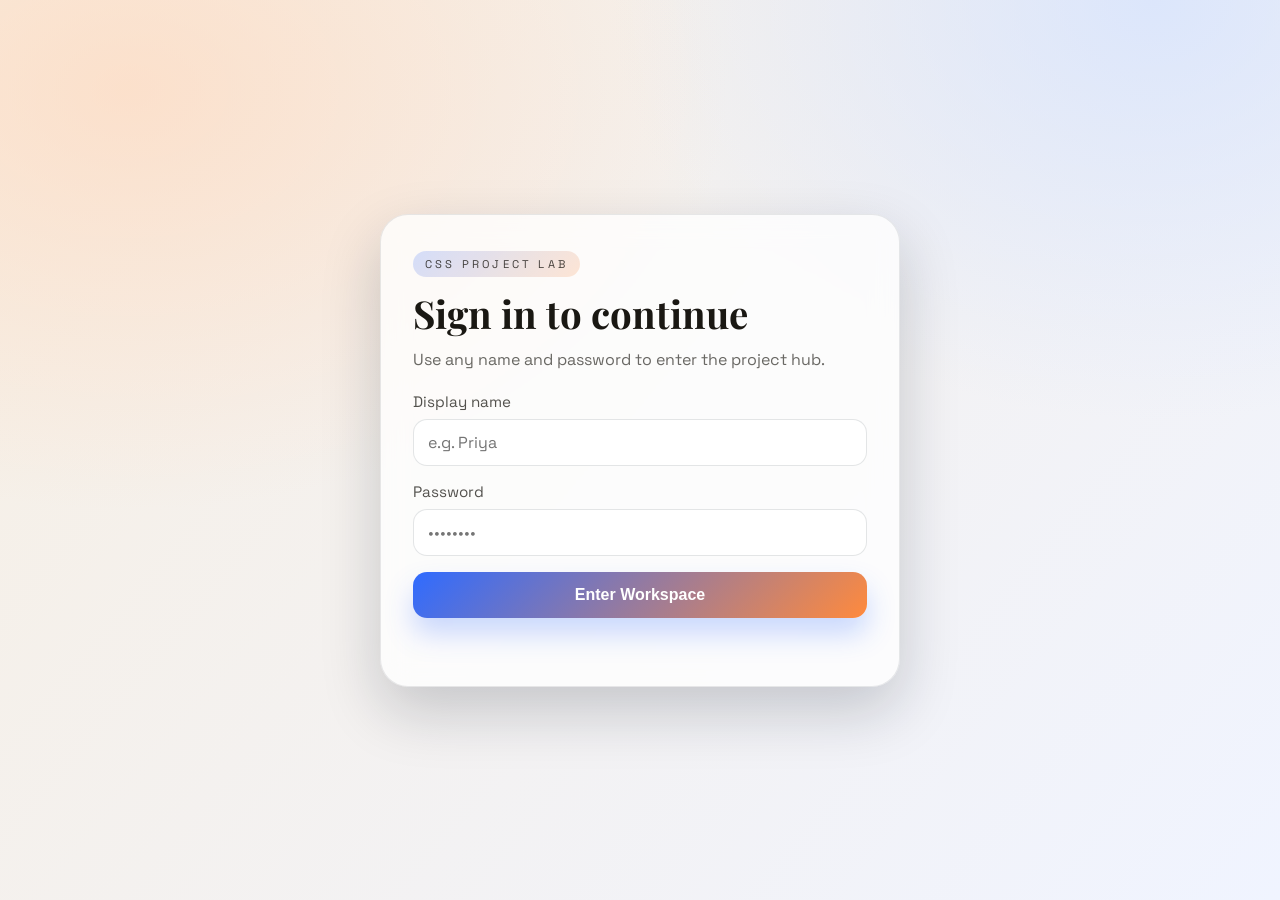
<file: index.html>
<!doctype html>
<html lang="en">
  <head>
    <meta charset="UTF-8" />
    <meta name="viewport" content="width=device-width, initial-scale=1.0" />
    <title>CSSProject</title>
    <link rel="stylesheet" href="style.css">
  </head>
  <body>
    <div class="app-container">
      <header>
        <div class="brand">
          <span class="brand__dot"></span>
          CSS Project Lab
        </div>
        <p class="meta">Choose a mini app to explore polished UI patterns.</p>
        <button class="logout" id="logoutBtn" type="button">Log out</button>
      </header>
      <main>
        <a href="./weather/index.html" class="card">
          <span class="card__title">Weather</span>
          <span class="card__desc">Glassmorphism forecast with dynamic states.</span>
          <span class="card__cta">Open</span>
        </a>
        <a href="./Calculator/index.html" class="card">
          <span class="card__title">Calculator</span>
          <span class="card__desc">Neon sci-calc with history and toggles.</span>
          <span class="card__cta">Open</span>
        </a>
        <a href="./Quiz/index.html" class="card">
          <span class="card__title">Quiz</span>
          <span class="card__desc">Card-based MCQ flow with scoring.</span>
          <span class="card__cta">Open</span>
        </a>
        <a href="StudentManagementSystem/index.html" class="card">
          <span class="card__title">Student Management System</span>
          <span class="card__desc">A simple system for managing student records.</span>
          <span class="card__cta">Open</span>
        </a>
      </main>
      <footer>
        <span>Built with HTML + CSS</span>
      </footer>
    </div>
    <script src="auth.js" data-login-path="auth.html"></script>
  </body>
</html>
</file>
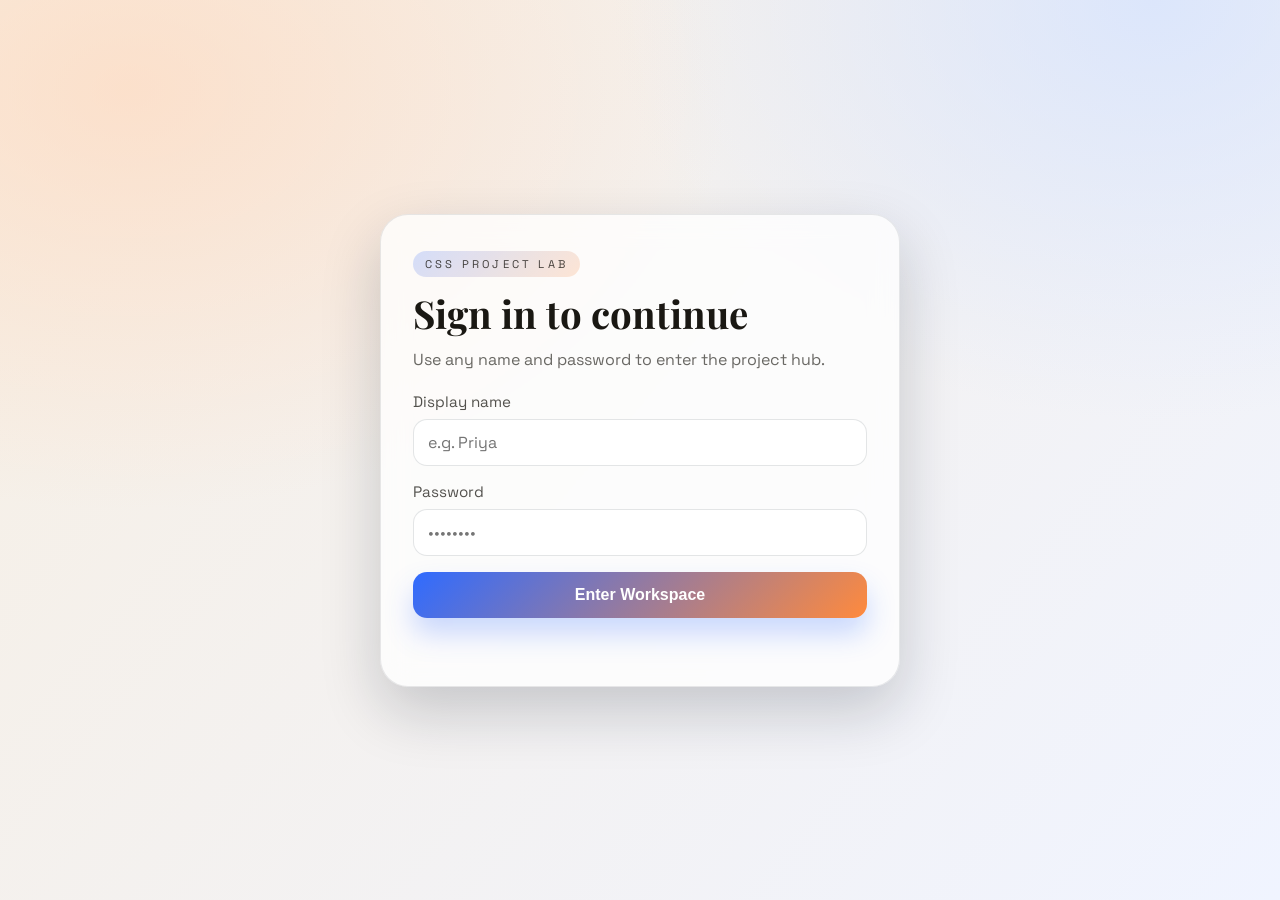
<file: Calculator/index.html>
﻿<!DOCTYPE html>
<html lang="en">
<head>
  <meta charset="UTF-8" />
  <meta name="viewport" content="width=device-width, initial-scale=1.0" />
  <title>Modern Calculator</title>
  <link rel="preconnect" href="https://fonts.googleapis.com" />
  <link rel="preconnect" href="https://fonts.gstatic.com" crossorigin />
  <link href="https://fonts.googleapis.com/css2?family=Poppins:wght@300;400;500;600;700&display=swap" rel="stylesheet" />
  <link rel="stylesheet" href="style.css" />
</head>
<body class="theme-dark">
  <div class="app">
    <header class="app__top">
      <div class="brand">
        <span class="brand__dot"></span>
        NeonCalc
      </div>
      <div class="toggles">
        <button class="toggle" id="modeToggle" type="button">Scientific</button>
        <button class="toggle" id="themeToggle" type="button">Light</button>
      </div>
    </header>

    <section class="calc">
      <div class="display">
        <div class="display__row">
          <span class="badge" id="angleMode">DEG</span>
          <span class="display__hint" id="statusHint">Ready</span>
        </div>
        <input id="display" class="display__input" type="text" readonly placeholder="0" />
        <div class="display__result" id="result">0</div>
      </div>

      <div class="panel">
        <div class="buttons" id="buttons">
          <button class="btn func sci" data-type="func" data-value="sin">sin</button>
          <button class="btn func sci" data-type="func" data-value="cos">cos</button>
          <button class="btn func sci" data-type="func" data-value="tan">tan</button>
          <button class="btn control" data-action="clear">C</button>
          <button class="btn control" data-action="delete">⌫</button>

          <button class="btn func sci" data-type="func" data-value="log">log</button>
          <button class="btn func sci" data-type="func" data-value="ln">ln</button>
          <button class="btn func sci" data-type="func" data-value="sqrt">√</button>
          <button class="btn func" data-type="paren" data-value="(">(</button>
          <button class="btn func" data-type="paren" data-value=")">)</button>

          <button class="btn" data-type="number" data-value="7">7</button>
          <button class="btn" data-type="number" data-value="8">8</button>
          <button class="btn" data-type="number" data-value="9">9</button>
          <button class="btn operator" data-type="operator" data-value="/">÷</button>
          <button class="btn operator" data-type="operator" data-value="%">%</button>

          <button class="btn" data-type="number" data-value="4">4</button>
          <button class="btn" data-type="number" data-value="5">5</button>
          <button class="btn" data-type="number" data-value="6">6</button>
          <button class="btn operator" data-type="operator" data-value="*">×</button>
          <button class="btn operator sci" data-type="operator" data-value="^">^</button>

          <button class="btn" data-type="number" data-value="1">1</button>
          <button class="btn" data-type="number" data-value="2">2</button>
          <button class="btn" data-type="number" data-value="3">3</button>
          <button class="btn operator" data-type="operator" data-value="-">−</button>
          <button class="btn func sci" data-type="const" data-value="pi">π</button>

          <button class="btn" data-type="number" data-value="0">0</button>
          <button class="btn" data-type="decimal" data-value=".">.</button>
          <button class="btn equals" data-action="equals">=</button>
          <button class="btn operator" data-type="operator" data-value="+">+</button>
          <button class="btn ghost" disabled></button>
        </div>

        <aside class="history" id="historyPanel">
          <div class="history__header">
            <span>History</span>
            <button class="history__clear" id="clearHistory" type="button">Clear</button>
          </div>
          <ul class="history__list" id="historyList"></ul>
        </aside>
      </div>
    </section>
  </div>

  <script src="script.js"></script>
  <script src="../auth.js" data-login-path="../auth.html"></script>
</body>
</html>
</file>
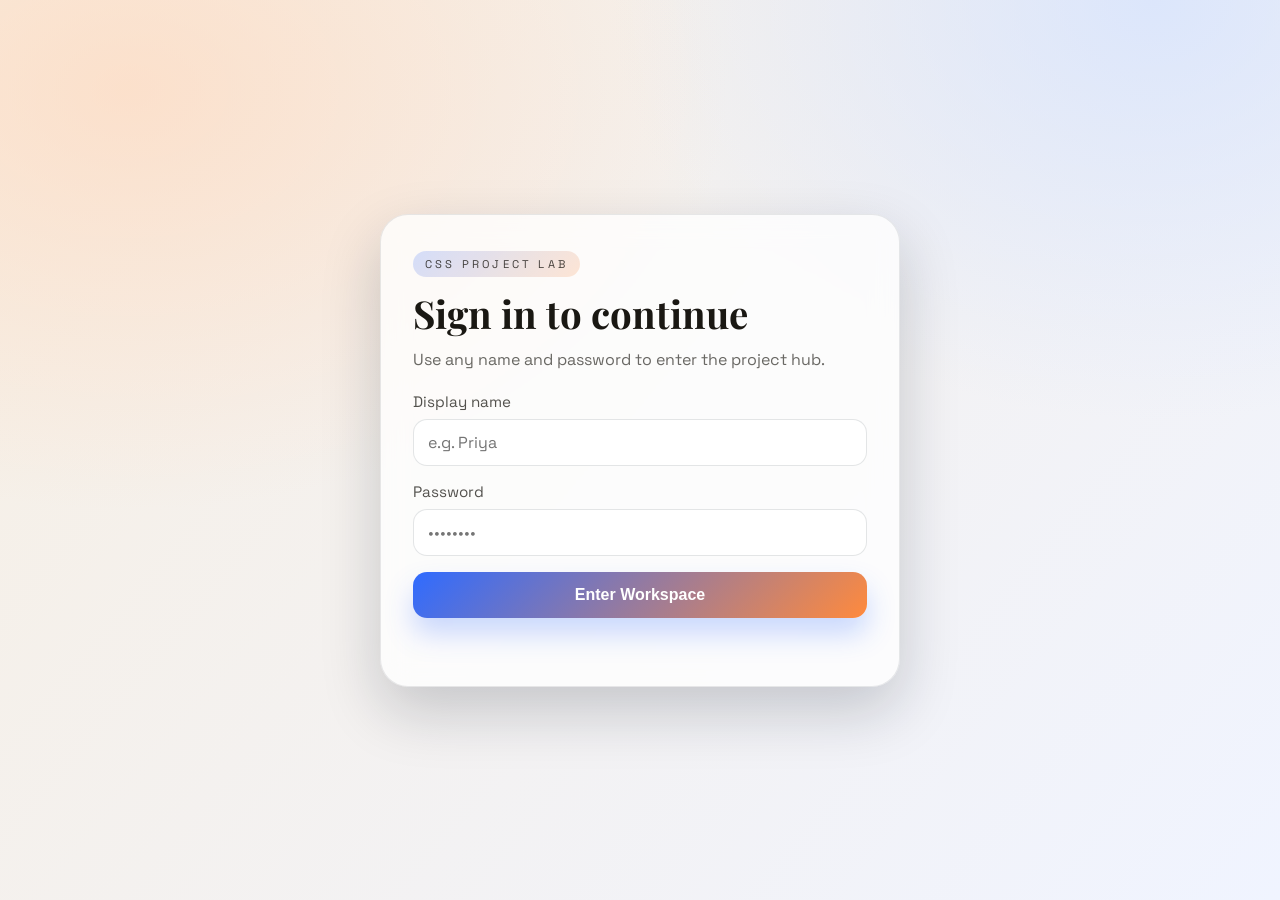
<file: Quiz/index.html>
<!DOCTYPE html>
<html>

<head>
    <title>Quiz Card System</title>
    <link rel="stylesheet" href="style.css">
</head>

<body>

    <div class="quiz-container">
        <h1>Online Quiz</h1>

        <div id="quiz"></div>

        <button onclick="checkAnswers()">Submit</button>

        <div class="result">
            <h2 id="score">Your Score: 0</h2>
        </div>
    </div>

    <script src="script.js"></script>
    <script src="../auth.js" data-login-path="../auth.html"></script>

</body>

</html>
</file>
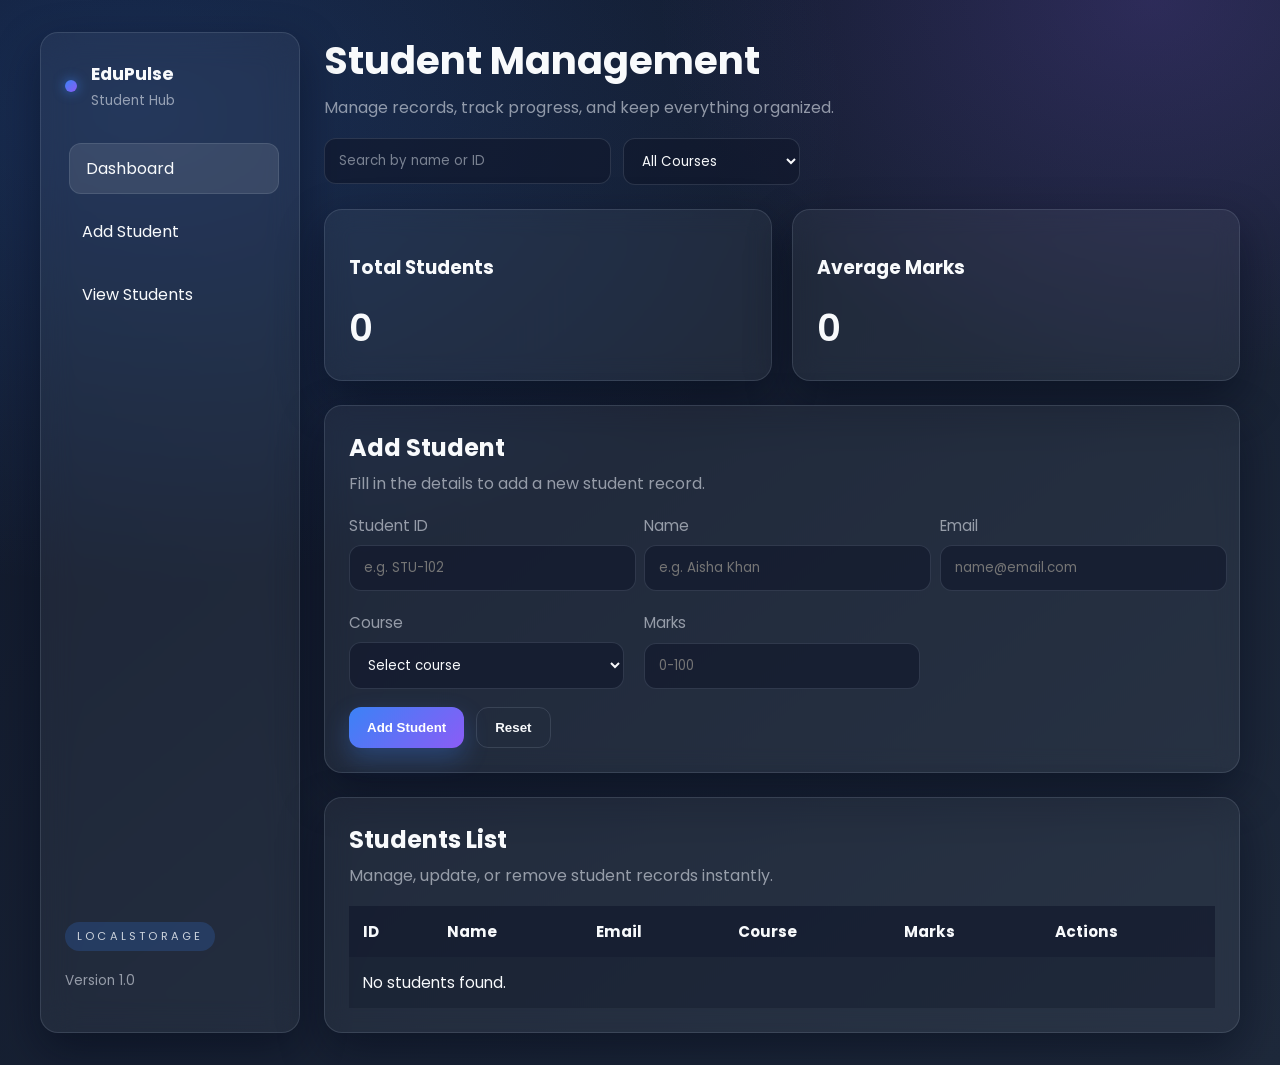
<file: StudentManagementSystem/index.html>
<!doctype html>
<html lang="en">
  <head>
    <meta charset="UTF-8" />
    <meta name="viewport" content="width=device-width, initial-scale=1.0" />
    <title>Student Management System</title>
    <link rel="preconnect" href="https://fonts.googleapis.com" />
    <link rel="preconnect" href="https://fonts.gstatic.com" crossorigin />
    <link href="https://fonts.googleapis.com/css2?family=Poppins:wght@300;400;500;600;700&display=swap" rel="stylesheet" />
    <link rel="stylesheet" href="style.css" />
  </head>
  <body>
    <div class="app-shell">
      <aside class="sidebar">
        <div class="logo">
          <span class="logo__dot"></span>
          <div>
            <h2>EduPulse</h2>
            <p>Student Hub</p>
          </div>
        </div>
        <nav class="nav">
          <a href="#dashboard" class="nav__link active">Dashboard</a>
          <a href="#student-form" class="nav__link">Add Student</a>
          <a href="#student-table" class="nav__link">View Students</a>
        </nav>
        <div class="sidebar__footer">
          <span class="tag">LocalStorage</span>
          <p>Version 1.0</p>
        </div>
      </aside>

      <main class="content">
        <header class="topbar">
          <div>
            <h1>Student Management</h1>
            <p>Manage records, track progress, and keep everything organized.</p>
          </div>
          <div class="topbar__actions">
            <div class="search">
              <input type="text" id="searchInput" placeholder="Search by name or ID" />
            </div>
            <select id="filterCourse">
              <option value="All">All Courses</option>
              <option value="Computer Science">Computer Science</option>
              <option value="Business">Business</option>
              <option value="Design">Design</option>
              <option value="Engineering">Engineering</option>
            </select>
          </div>
        </header>

        <section id="dashboard" class="grid two">
          <div class="card stat-card">
            <h3>Total Students</h3>
            <p id="totalStudents">0</p>
          </div>
          <div class="card stat-card">
            <h3>Average Marks</h3>
            <p id="avgMarks">0</p>
          </div>
        </section>

        <section id="student-form" class="card form-card">
          <div class="card__head">
            <h2 id="formTitle">Add Student</h2>
            <p>Fill in the details to add a new student record.</p>
          </div>
          <form id="studentForm">
            <div class="grid three">
              <label>
                Student ID
                <input type="text" id="studentId" placeholder="e.g. STU-102" required />
              </label>
              <label>
                Name
                <input type="text" id="studentName" placeholder="e.g. Aisha Khan" required />
              </label>
              <label>
                Email
                <input type="email" id="studentEmail" placeholder="name@email.com" required />
              </label>
              <label>
                Course
                <select id="studentCourse" required>
                  <option value="">Select course</option>
                  <option value="Computer Science">Computer Science</option>
                  <option value="Business">Business</option>
                  <option value="Design">Design</option>
                  <option value="Engineering">Engineering</option>
                </select>
              </label>
              <label>
                Marks
                <input type="number" id="studentMarks" placeholder="0-100" min="0" max="100" required />
              </label>
            </div>
            <div class="form-actions">
              <button type="submit" id="submitBtn">Add Student</button>
              <button type="button" class="ghost" id="resetBtn">Reset</button>
            </div>
          </form>
        </section>

        <section id="student-table" class="card table-card">
          <div class="card__head">
            <h2>Students List</h2>
            <p>Manage, update, or remove student records instantly.</p>
          </div>
          <div class="table-wrap">
            <table>
              <thead>
                <tr>
                  <th>ID</th>
                  <th>Name</th>
                  <th>Email</th>
                  <th>Course</th>
                  <th>Marks</th>
                  <th>Actions</th>
                </tr>
              </thead>
              <tbody id="studentTable"></tbody>
            </table>
          </div>
        </section>
      </main>
    </div>

    <div class="modal" id="confirmModal" aria-hidden="true">
      <div class="modal__card">
        <h3>Delete student?</h3>
        <p>This action cannot be undone.</p>
        <div class="modal__actions">
          <button type="button" class="ghost" id="cancelDelete">Cancel</button>
          <button type="button" class="danger" id="confirmDelete">Delete</button>
        </div>
      </div>
    </div>

    <div class="toast-container" id="toastContainer"></div>

    <script src="script.js"></script>
  </body>
</html>
</file>
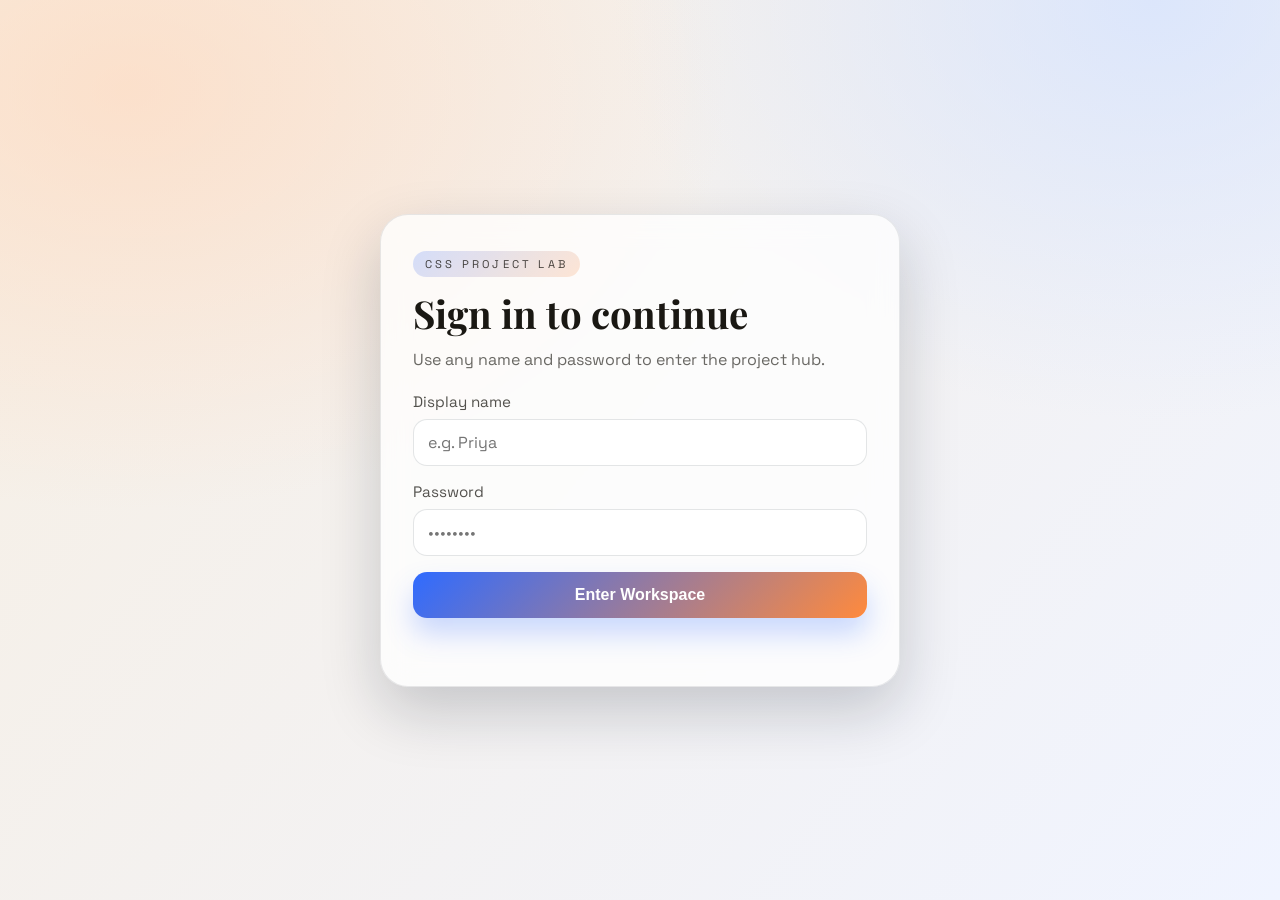
<file: weather/index.html>
<!DOCTYPE html>
<html lang="en">
<head>
    <meta charset="UTF-8">
    <meta name="viewport" content="width=device-width, initial-scale=1.0">
    <title>WeatherSky - Premium weather forecast</title>
    <!-- Google Fonts -->
    <link rel="preconnect" href="https://fonts.googleapis.com">
    <link rel="preconnect" href="https://fonts.gstatic.com" crossorigin>
    <link href="https://fonts.googleapis.com/css2?family=Outfit:wght@300;400;500;600;700&display=swap" rel="stylesheet">
    <!-- Font Awesome -->
    <link rel="stylesheet" href="https://cdnjs.cloudflare.com/ajax/libs/font-awesome/6.4.0/css/all.min.css">
    <link rel="stylesheet" href="style.css">
</head>
<body>
    <div class="app-container">
        <header>
            <div class="search-box">
                <i class="fa-solid fa-location-dot"></i>
                <input type="text" id="city-input" placeholder="Search city..." autocomplete="off">
                <button id="search-btn"><i class="fa-solid fa-magnifying-glass"></i></button>
                <button id="location-btn" title="Current location"><i class="fa-solid fa-crosshairs"></i></button>
            </div>
            <div class="theme-toggle" id="theme-toggle">
                <i class="fa-solid fa-moon"></i>
            </div>
        </header>

        <main id="weather-content" class="hidden">
            <section class="current-weather">
                <div class="main-card">
                    <div class="card-header">
                        <h2 id="city-name">Khopoli, MH</h2>
                        <p id="current-date">Monday, 9 Mar</p>
                    </div>
                    <div class="weather-info">
                        <div class="temp-container">
                            <span id="temperature">24</span><span class="unit">°</span>
                        </div>
                        <div class="condition-container">
                            <img id="weather-icon" src="" alt="Weather" class="main-icon">
                            <p id="weather-condition">Clear Sky</p>
                        </div>
                    </div>
                    <div class="weather-details">
                        <div class="detail-item">
                            <i class="fa-solid fa-droplet"></i>
                            <div class="detail-text">
                                <span class="label">Humidity</span>
                                <span id="humidity" class="value">42%</span>
                            </div>
                        </div>
                        <div class="detail-item">
                            <i class="fa-solid fa-wind"></i>
                            <div class="detail-text">
                                <span class="label">Wind</span>
                                <span id="wind-speed" class="value">8 km/h</span>
                            </div>
                        </div>
                    </div>
                </div>
            </section>

            <section class="forecast-section">
                <h3>5-Day Forecast</h3>
                <div class="forecast-container" id="forecast-container">
                    <!-- Cards injected here -->
                </div>
            </section>
        </main>

        <div id="loading" class="loading-spinner hidden">
            <div class="spinner"></div>
            <p>Gathering climate data...</p>
        </div>

        <div id="error-message" class="error-container hidden">
            <i class="fa-solid fa-circle-exclamation"></i>
            <p id="error-text">We couldn't find that city. Try another!</p>
        </div>

        <div id="welcome-message" class="welcome-container">
            <i class="fa-solid fa-cloud-sun"></i>
            <h2>WeatherSky</h2>
            <p>Enter a city or use your location to see the magic happen.</p>
        </div>
    </div>

    <script src="script.js"></script>
    <script src="../auth.js" data-login-path="../auth.html"></script>
</body>
</html>
</file>
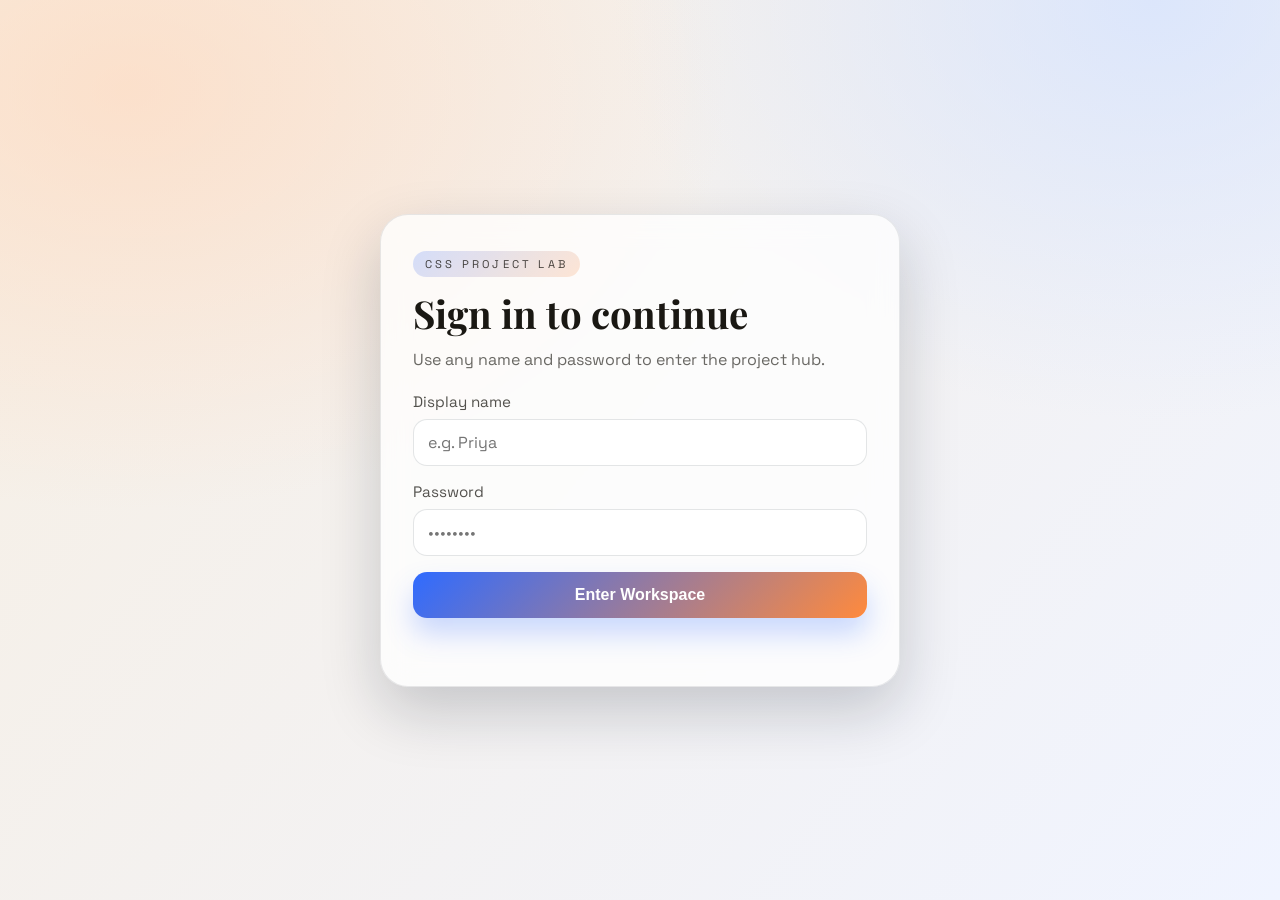
<file: auth.html>
<!doctype html>
<html lang="en">
  <head>
    <meta charset="UTF-8" />
    <meta name="viewport" content="width=device-width, initial-scale=1.0" />
    <title>Sign In</title>
    <link rel="stylesheet" href="auth.css" />
  </head>
  <body data-auth-page="login">
    <main class="auth-shell">
      <section class="auth-card">
        <div class="auth-head">
          <span class="auth-badge">CSS Project Lab</span>
          <h1>Sign in to continue</h1>
          <p>Use any name and password to enter the project hub.</p>
        </div>

        <form id="loginForm" class="auth-form" data-redirect="index.html">
          <label class="field">
            <span>Display name</span>
            <input type="text" id="loginName" placeholder="e.g. Priya" required />
          </label>
          <label class="field">
            <span>Password</span>
            <input type="password" id="loginPassword" placeholder="••••••••" required />
          </label>
          <button type="submit">Enter Workspace</button>
          <p id="loginError" class="error" aria-live="polite"></p>
        </form>
      </section>
    </main>

    <script src="auth.js" data-login-path="auth.html"></script>
  </body>
</html>
</file>
<file: style.css>
@import url("https://fonts.googleapis.com/css2?family=Playfair+Display:wght@600;700&family=Space+Grotesk:wght@400;500;600&display=swap");

:root {
  color-scheme: light;
  --ink: #1c1a14;
  --paper: #f6f1e7;
  --accent: #ff8a3d;
  --accent-2: #2f6bff;
  --accent-3: #14b8a6;
  --glass: rgba(255, 255, 255, 0.2);
  --glass-strong: rgba(255, 255, 255, 0.35);
  --shadow: 0 18px 40px rgba(19, 18, 15, 0.22);
}

*,
*::before,
*::after {
  box-sizing: border-box;
}

body {
  margin: 0;
  min-height: 100vh;
  font-family: "Space Grotesk", "Trebuchet MS", "Verdana", sans-serif;
  color: var(--ink);
  line-height: 1.5;
  -webkit-font-smoothing: antialiased;
  -moz-osx-font-smoothing: grayscale;
  background:
    radial-gradient(1200px 900px at 15% 20%, #ffe6d5 0%, transparent 55%),
    radial-gradient(1000px 800px at 85% 10%, #dbe6ff 0%, transparent 60%),
    linear-gradient(120deg, #f4efe5, #fbf8f2);
}

.app-container {
  min-height: 100vh;
  padding: 48px 20px 56px;
  max-width: 980px;
  margin: 0 auto;
  display: flex;
  flex-direction: column;
  gap: 28px;
  animation: fade-slide 0.8s ease both;
}

header {
  display: flex;
  flex-direction: column;
  gap: 10px;
  animation: float-in 0.7s ease both;
}

.brand {
  display: flex;
  align-items: center;
  gap: 12px;
  font-family: "Playfair Display", "Times New Roman", serif;
  font-size: clamp(2rem, 4vw, 2.8rem);
  letter-spacing: 0.6px;
}

.brand__dot {
  width: 12px;
  height: 12px;
  border-radius: 50%;
  background: linear-gradient(135deg, var(--accent), var(--accent-2));
  box-shadow: 0 0 12px rgba(47, 107, 255, 0.5);
}

.meta {
  max-width: 560px;
  margin: 0;
  color: rgba(28, 26, 20, 0.68);
  font-size: 1rem;
}

.logout {
  align-self: flex-start;
  padding: 8px 16px;
  border-radius: 999px;
  border: 1px solid rgba(31, 27, 20, 0.25);
  background: rgba(255, 255, 255, 0.6);
  color: rgba(28, 26, 20, 0.8);
  font-size: 0.85rem;
  cursor: pointer;
  transition: transform 0.2s ease, box-shadow 0.2s ease;
}

.logout:hover {
  transform: translateY(-2px);
  box-shadow: 0 10px 20px rgba(24, 22, 16, 0.15);
}

.logout:focus-visible {
  outline: 3px solid rgba(47, 107, 255, 0.4);
  outline-offset: 3px;
}

footer {
  margin-top: auto;
  padding-top: 12px;
  border-top: 1px solid rgba(31, 27, 20, 0.12);
  font-size: 0.9rem;
  color: rgba(28, 26, 20, 0.6);
  animation: float-in 0.7s ease both;
  animation-delay: 0.24s;
}

main {
  display: grid;
  grid-template-columns: repeat(auto-fit, minmax(220px, 1fr));
  gap: 24px;
  flex: 1;
  align-items: stretch;
}

main a.card {
  position: relative;
  display: grid;
  align-content: start;
  padding: 26px 24px 44px;
  border-radius: 20px;
  text-decoration: none;
  color: #1f1b14;
  background: linear-gradient(145deg, var(--glass), var(--glass-strong));
  border: 1px solid rgba(31, 27, 20, 0.15);
  box-shadow: var(--shadow);
  overflow: hidden;
  transition: transform 0.18s ease, box-shadow 0.18s ease, border-color 0.18s ease;
  animation: card-rise 0.7s ease both;
}

main a.card:nth-child(1) { animation-delay: 0.05s; }
main a.card:nth-child(2) { animation-delay: 0.12s; }
main a.card:nth-child(3) { animation-delay: 0.19s; }

main a.card::before {
  content: "";
  position: absolute;
  inset: auto -40% -30% auto;
  width: 200px;
  height: 200px;
  background: radial-gradient(circle, rgba(255, 255, 255, 0.8), transparent 60%);
  opacity: 0.8;
  transform: translate(20%, 15%);
  animation: glow-drift 6s ease-in-out infinite;
}

main a.card:hover,
main a.card:focus-visible {
  transform: translateY(-6px);
  border-color: rgba(31, 27, 20, 0.35);
  box-shadow: 0 26px 50px rgba(24, 22, 16, 0.28);
}

main a.card:focus-visible {
  outline: 3px solid rgba(47, 107, 255, 0.5);
  outline-offset: 3px;
}

main a.card:nth-child(1) {
  background: linear-gradient(145deg, rgba(255, 214, 186, 0.7), rgba(255, 255, 255, 0.6));
}

main a.card:nth-child(2) {
  background: linear-gradient(145deg, rgba(208, 231, 255, 0.8), rgba(255, 255, 255, 0.6));
}

main a.card:nth-child(3) {
  background: linear-gradient(145deg, rgba(224, 255, 212, 0.85), rgba(255, 255, 255, 0.6));
}

.card__title {
  font-size: 1.35rem;
  font-weight: 600;
  letter-spacing: 0.4px;
}

.card__desc {
  margin-top: 8px;
  color: rgba(31, 27, 20, 0.7);
  font-size: 0.95rem;
  line-height: 1.45;
}

.card__cta {
  margin-top: 22px;
  font-size: 0.7rem;
  letter-spacing: 0.25rem;
  text-transform: uppercase;
  color: rgba(31, 27, 20, 0.55);
}

@media (max-width: 720px) {
  .app-container {
    padding: 40px 18px 48px;
    gap: 24px;
  }

  .brand {
    font-size: clamp(1.8rem, 7vw, 2.2rem);
  }

  main a.card {
    font-size: 1.1rem;
    padding: 22px 20px 40px;
  }
}

@media (prefers-reduced-motion: reduce) {
  *,
  *::before,
  *::after {
    animation-duration: 0.01ms !important;
    animation-iteration-count: 1 !important;
    transition-duration: 0.01ms !important;
  }
}

@keyframes fade-slide {
  from {
    opacity: 0;
    transform: translateY(18px);
  }
  to {
    opacity: 1;
    transform: translateY(0);
  }
}

@keyframes float-in {
  from {
    opacity: 0;
    transform: translateY(12px);
  }
  to {
    opacity: 1;
    transform: translateY(0);
  }
}

@keyframes card-rise {
  from {
    opacity: 0;
    transform: translateY(16px) scale(0.98);
  }
  to {
    opacity: 1;
    transform: translateY(0) scale(1);
  }
}

@keyframes glow-drift {
  0%, 100% {
    transform: translate(20%, 15%);
  }
  50% {
    transform: translate(10%, 5%);
  }
}
</file>
<file: Calculator/style.css>
﻿:root {
  color-scheme: dark;
  --bg-start: #0f172a;
  --bg-end: #1e293b;
  --glass: rgba(255, 255, 255, 0.08);
  --glass-strong: rgba(255, 255, 255, 0.14);
  --text-primary: #f8fafc;
  --text-muted: #94a3b8;
  --accent: #38bdf8;
  --accent-2: #f97316;
  --accent-3: #a855f7;
  --shadow: 0 20px 40px rgba(2, 6, 23, 0.45);
  --btn-shadow: 0 12px 24px rgba(2, 6, 23, 0.35);
  --radius: 18px;
}

body.theme-light {
  color-scheme: light;
  --bg-start: #f8fafc;
  --bg-end: #e2e8f0;
  --glass: rgba(15, 23, 42, 0.06);
  --glass-strong: rgba(15, 23, 42, 0.1);
  --text-primary: #0f172a;
  --text-muted: #475569;
  --accent: #0ea5e9;
  --accent-2: #f59e0b;
  --accent-3: #6366f1;
  --shadow: 0 20px 40px rgba(15, 23, 42, 0.2);
  --btn-shadow: 0 14px 26px rgba(15, 23, 42, 0.12);
}

* {
  box-sizing: border-box;
  margin: 0;
  padding: 0;
  font-family: "Poppins", sans-serif;
}

button,
input {
  font-family: inherit;
}

body {
  min-height: 100vh;
  background: radial-gradient(circle at top, rgba(56, 189, 248, 0.2), transparent 40%),
    linear-gradient(135deg, var(--bg-start), var(--bg-end));
  display: flex;
  align-items: center;
  justify-content: center;
  padding: 32px 16px;
  color: var(--text-primary);
  line-height: 1.4;
}

.app {
  width: min(1100px, 100%);
}

.app__top {
  display: flex;
  align-items: center;
  justify-content: space-between;
  margin-bottom: 20px;
  gap: 16px;
}

.brand {
  display: flex;
  align-items: center;
  font-weight: 600;
  letter-spacing: 1px;
  text-transform: uppercase;
  gap: 10px;
}

.brand__dot {
  width: 10px;
  height: 10px;
  border-radius: 50%;
  background: linear-gradient(135deg, var(--accent), var(--accent-3));
  box-shadow: 0 0 12px rgba(56, 189, 248, 0.9);
}

.toggles {
  display: flex;
  gap: 12px;
  flex-wrap: wrap;
}

.toggle {
  border: none;
  border-radius: 999px;
  padding: 8px 18px;
  background: var(--glass);
  color: var(--text-primary);
  font-size: 0.85rem;
  cursor: pointer;
  transition: transform 0.2s ease, background 0.2s ease;
  box-shadow: var(--btn-shadow);
}

.toggle:hover {
  transform: translateY(-2px) scale(1.03);
  background: var(--glass-strong);
}

.toggle:focus-visible {
  outline: 3px solid rgba(56, 189, 248, 0.6);
  outline-offset: 2px;
}

.calc {
  background: var(--glass);
  border-radius: 24px;
  padding: 24px;
  box-shadow: var(--shadow);
  border: 1px solid rgba(255, 255, 255, 0.08);
  backdrop-filter: blur(16px);
}

.display {
  background: rgba(15, 23, 42, 0.55);
  border-radius: 20px;
  padding: 18px 20px;
  display: flex;
  flex-direction: column;
  gap: 8px;
  margin-bottom: 20px;
  border: 1px solid rgba(255, 255, 255, 0.08);
}

body.theme-light .display {
  background: rgba(255, 255, 255, 0.65);
}

.display__row {
  display: flex;
  align-items: center;
  justify-content: space-between;
}

.badge {
  font-size: 0.7rem;
  text-transform: uppercase;
  letter-spacing: 1px;
  padding: 4px 10px;
  border-radius: 999px;
  background: rgba(56, 189, 248, 0.2);
  color: var(--text-primary);
}

.display__hint {
  font-size: 0.75rem;
  color: var(--text-muted);
}

.display__input {
  width: 100%;
  background: transparent;
  border: none;
  outline: none;
  font-size: 1.6rem;
  color: var(--text-primary);
  text-align: right;
}

.display__input::placeholder {
  color: var(--text-muted);
}

.display__result {
  text-align: right;
  font-size: 2.2rem;
  font-weight: 600;
}

.panel {
  display: grid;
  grid-template-columns: 1.6fr 0.9fr;
  gap: 20px;
}

.buttons {
  display: grid;
  grid-template-columns: repeat(5, minmax(0, 1fr));
  gap: 12px;
}

.btn {
  border: none;
  border-radius: 14px;
  padding: 14px 0;
  background: var(--glass);
  color: var(--text-primary);
  font-size: 1.05rem;
  cursor: pointer;
  transition: transform 0.15s ease, box-shadow 0.3s ease, background 0.3s ease;
  box-shadow: var(--btn-shadow);
}

.btn:hover {
  transform: scale(1.05);
  background: var(--glass-strong);
}

.btn:focus-visible {
  outline: 3px solid rgba(56, 189, 248, 0.6);
  outline-offset: 2px;
}

.btn:active {
  transform: scale(0.95);
}

.btn.operator {
  background: linear-gradient(135deg, rgba(56, 189, 248, 0.7), rgba(168, 85, 247, 0.6));
  color: #fff;
}

.btn.equals {
  background: linear-gradient(135deg, rgba(249, 115, 22, 0.9), rgba(56, 189, 248, 0.85));
  color: #fff;
  font-weight: 600;
}

.btn.control {
  background: rgba(239, 68, 68, 0.2);
  color: #fecaca;
}

.btn.func {
  background: rgba(148, 163, 184, 0.2);
  color: var(--text-primary);
}

.btn.ghost {
  background: transparent;
  box-shadow: none;
  cursor: default;
}

.history {
  background: var(--glass-strong);
  border-radius: 18px;
  padding: 18px;
  display: flex;
  flex-direction: column;
  gap: 12px;
  min-height: 100%;
}

.history__header {
  display: flex;
  justify-content: space-between;
  align-items: center;
  font-weight: 500;
}

.history__clear {
  background: transparent;
  border: 1px solid rgba(255, 255, 255, 0.2);
  border-radius: 999px;
  padding: 4px 10px;
  color: var(--text-muted);
  cursor: pointer;
  transition: color 0.2s ease, border 0.2s ease;
}

.history__clear:hover {
  color: var(--text-primary);
  border-color: var(--accent);
}

.history__clear:focus-visible {
  outline: 3px solid rgba(56, 189, 248, 0.6);
  outline-offset: 2px;
}

.history__list {
  list-style: none;
  display: flex;
  flex-direction: column;
  gap: 10px;
  max-height: 380px;
  overflow-y: auto;
  padding-right: 4px;
}

.history__item {
  background: rgba(15, 23, 42, 0.35);
  padding: 10px 12px;
  border-radius: 12px;
  font-size: 0.85rem;
  display: flex;
  flex-direction: column;
  gap: 4px;
}

body.theme-light .history__item {
  background: rgba(255, 255, 255, 0.8);
}

.history__expr {
  color: var(--text-muted);
}

.history__result {
  font-weight: 600;
}

.hidden-sci .sci {
  display: none;
}

.hidden-sci .buttons {
  grid-template-columns: repeat(4, minmax(0, 1fr));
}

.hidden-sci .btn.ghost {
  display: none;
}

.hidden-sci .btn.equals {
  grid-column: span 4;
}

.hidden-sci .buttons .btn[data-action="clear"] { order: 1; }
.hidden-sci .buttons .btn[data-action="delete"] { order: 2; }
.hidden-sci .buttons .btn[data-type="paren"][data-value="("] { order: 3; }
.hidden-sci .buttons .btn[data-type="paren"][data-value=")"] { order: 4; }
.hidden-sci .buttons .btn[data-type="number"][data-value="7"] { order: 5; }
.hidden-sci .buttons .btn[data-type="number"][data-value="8"] { order: 6; }
.hidden-sci .buttons .btn[data-type="number"][data-value="9"] { order: 7; }
.hidden-sci .buttons .btn[data-type="operator"][data-value="/"] { order: 8; }
.hidden-sci .buttons .btn[data-type="number"][data-value="4"] { order: 9; }
.hidden-sci .buttons .btn[data-type="number"][data-value="5"] { order: 10; }
.hidden-sci .buttons .btn[data-type="number"][data-value="6"] { order: 11; }
.hidden-sci .buttons .btn[data-type="operator"][data-value="*"] { order: 12; }
.hidden-sci .buttons .btn[data-type="number"][data-value="1"] { order: 13; }
.hidden-sci .buttons .btn[data-type="number"][data-value="2"] { order: 14; }
.hidden-sci .buttons .btn[data-type="number"][data-value="3"] { order: 15; }
.hidden-sci .buttons .btn[data-type="operator"][data-value="-"] { order: 16; }
.hidden-sci .buttons .btn[data-type="number"][data-value="0"] { order: 17; }
.hidden-sci .buttons .btn[data-type="decimal"] { order: 18; }
.hidden-sci .buttons .btn[data-type="operator"][data-value="%"] { order: 19; }
.hidden-sci .buttons .btn[data-type="operator"][data-value="+"] { order: 20; }
.hidden-sci .buttons .btn.equals { order: 21; }

@media (max-width: 900px) {
  .panel {
    grid-template-columns: 1fr;
  }

  .history {
    order: -1;
  }
}

@media (max-width: 600px) {
  .app__top {
    flex-direction: column;
    align-items: flex-start;
  }

  .display__result {
    font-size: 1.8rem;
  }
}

@media (prefers-reduced-motion: reduce) {
  *,
  *::before,
  *::after {
    animation-duration: 0.01ms !important;
    animation-iteration-count: 1 !important;
    transition-duration: 0.01ms !important;
  }
}
</file>
<file: Quiz/style.css>
@import url("https://fonts.googleapis.com/css2?family=Fraunces:wght@600;700&family=Sora:wght@300;400;500;600&display=swap");

:root {
  color-scheme: light;
  --bg-1: #3b2c5f;
  --bg-2: #1c2248;
  --card: #ffffff;
  --ink: #1f1c2a;
  --muted: #5a6275;
  --accent: #6ee7ff;
  --accent-strong: #3f83ff;
  --shadow: 0 18px 36px rgba(15, 23, 42, 0.2);
}

*,
*::before,
*::after {
  box-sizing: border-box;
}

body {
  margin: 0;
  min-height: 100vh;
  font-family: "Sora", "Trebuchet MS", sans-serif;
  color: var(--ink);
  line-height: 1.6;
  background:
    radial-gradient(1000px 700px at 10% 10%, rgba(110, 231, 255, 0.2), transparent 60%),
    radial-gradient(900px 700px at 90% 0%, rgba(143, 129, 255, 0.2), transparent 55%),
    linear-gradient(145deg, var(--bg-1), var(--bg-2));
}

.quiz-container {
  width: min(960px, 92vw);
  margin: 0 auto;
  padding: 48px 0 64px;
  text-align: center;
}

h1 {
  margin: 0 0 12px;
  font-family: "Fraunces", "Times New Roman", serif;
  font-size: clamp(2rem, 4vw, 3.1rem);
  color: #f8f7ff;
  letter-spacing: 0.4px;
}

#quiz {
  display: grid;
  gap: 20px;
  margin: 28px 0 24px;
}

.card {
  background: var(--card);
  padding: 22px 24px;
  border-radius: 18px;
  box-shadow: var(--shadow);
  text-align: left;
  border: 1px solid rgba(31, 41, 55, 0.08);
  transition: transform 0.2s ease, box-shadow 0.2s ease;
}

.card:hover {
  transform: translateY(-4px);
  box-shadow: 0 24px 45px rgba(15, 23, 42, 0.24);
}

.card p {
  margin: 0 0 14px;
  font-weight: 600;
  color: var(--ink);
}

label {
  display: flex;
  align-items: center;
  gap: 10px;
  padding: 10px 12px;
  border-radius: 12px;
  cursor: pointer;
  transition: background 0.2s ease, border-color 0.2s ease;
  border: 1px solid transparent;
  color: var(--muted);
}

label + label {
  margin-top: 6px;
}

label:hover {
  background: rgba(63, 131, 255, 0.08);
}

label:focus-within {
  border-color: rgba(63, 131, 255, 0.45);
  background: rgba(63, 131, 255, 0.12);
}

input[type="radio"] {
  accent-color: var(--accent-strong);
}

button {
  padding: 14px 28px;
  background: linear-gradient(135deg, var(--accent), var(--accent-strong));
  color: #0b1130;
  border: none;
  border-radius: 999px;
  font-size: 1rem;
  font-weight: 600;
  cursor: pointer;
  box-shadow: 0 14px 28px rgba(17, 24, 39, 0.25);
  transition: transform 0.2s ease, box-shadow 0.2s ease;
}

button:hover {
  transform: translateY(-2px);
  box-shadow: 0 18px 32px rgba(17, 24, 39, 0.3);
}

button:focus-visible {
  outline: 3px solid rgba(110, 231, 255, 0.6);
  outline-offset: 3px;
}

.result {
  margin-top: 24px;
  color: #f8f7ff;
}

.correct {
  border-color: rgba(34, 197, 94, 0.7);
  background: #ecfdf3;
}

.wrong {
  border-color: rgba(239, 68, 68, 0.7);
  background: #fef1f1;
}

@media (max-width: 720px) {
  .quiz-container {
    padding: 36px 0 48px;
  }

  .card {
    padding: 18px;
  }

  button {
    width: 100%;
  }
}

@media (prefers-reduced-motion: reduce) {
  *,
  *::before,
  *::after {
    animation-duration: 0.01ms !important;
    animation-iteration-count: 1 !important;
    transition-duration: 0.01ms !important;
  }
}
</file>
<file: StudentManagementSystem/style.css>
@import url("https://fonts.googleapis.com/css2?family=Poppins:wght@300;400;500;600;700&display=swap");

:root {
  color-scheme: dark;
  --bg-start: #0f172a;
  --bg-end: #1e293b;
  --glass: rgba(255, 255, 255, 0.05);
  --glass-strong: rgba(255, 255, 255, 0.1);
  --border: rgba(148, 163, 184, 0.2);
  --text: #f8fafc;
  --muted: rgba(226, 232, 240, 0.6);
  --accent: #3b82f6;
  --accent-2: #8b5cf6;
  --danger: #f87171;
  --shadow: 0 18px 45px rgba(2, 6, 23, 0.45);
  --radius: 18px;
  --transition: 0.3s ease;
}

*,
*::before,
*::after {
  box-sizing: border-box;
}

body {
  margin: 0;
  min-height: 100vh;
  font-family: "Poppins", sans-serif;
  background: radial-gradient(1200px 800px at 10% 10%, rgba(59, 130, 246, 0.2), transparent 60%),
    radial-gradient(900px 700px at 90% 0%, rgba(139, 92, 246, 0.2), transparent 55%),
    linear-gradient(140deg, var(--bg-start), var(--bg-end));
  color: var(--text);
  display: flex;
  justify-content: center;
  align-items: stretch;
  padding: 32px;
}

.app-shell {
  width: min(1200px, 100%);
  display: grid;
  grid-template-columns: 260px 1fr;
  gap: 24px;
}

.sidebar {
  background: var(--glass);
  border: 1px solid var(--border);
  border-radius: var(--radius);
  padding: 28px 24px;
  display: flex;
  flex-direction: column;
  gap: 32px;
  box-shadow: var(--shadow);
  backdrop-filter: blur(16px);
}

.logo {
  display: flex;
  align-items: center;
  gap: 14px;
}

.logo__dot {
  width: 12px;
  height: 12px;
  border-radius: 50%;
  background: linear-gradient(135deg, var(--accent), var(--accent-2));
  box-shadow: 0 0 12px rgba(59, 130, 246, 0.7);
}

.logo h2 {
  margin: 0;
  font-size: 1.1rem;
}

.logo p {
  margin: 4px 0 0;
  font-size: 0.85rem;
  color: var(--muted);
}

.nav {
  display: grid;
  gap: 12px;
}

.nav__link {
  text-decoration: none;
  color: var(--text);
  padding: 12px 16px;
  border-radius: 12px;
  background: transparent;
  border: 1px solid transparent;
  transition: var(--transition);
}

.nav__link:hover,
.nav__link.active {
  background: var(--glass-strong);
  border-color: var(--border);
  transform: translateX(4px);
}

.sidebar__footer {
  margin-top: auto;
  display: grid;
  gap: 6px;
  font-size: 0.85rem;
  color: var(--muted);
}

.tag {
  width: fit-content;
  padding: 6px 12px;
  border-radius: 999px;
  font-size: 0.7rem;
  letter-spacing: 0.2rem;
  text-transform: uppercase;
  background: rgba(59, 130, 246, 0.2);
  color: rgba(248, 250, 252, 0.8);
}

.content {
  display: grid;
  gap: 24px;
}

.topbar {
  display: flex;
  flex-wrap: wrap;
  gap: 18px;
  justify-content: space-between;
  align-items: center;
}

.topbar h1 {
  margin: 0;
  font-size: clamp(1.6rem, 3vw, 2.4rem);
}

.topbar p {
  margin: 6px 0 0;
  color: var(--muted);
}

.topbar__actions {
  display: flex;
  gap: 12px;
  flex-wrap: wrap;
}

.search input,
select,
input {
  font-family: inherit;
  border-radius: 12px;
  padding: 12px 14px;
  border: 1px solid var(--border);
  background: rgba(15, 23, 42, 0.6);
  color: var(--text);
  outline: none;
  transition: var(--transition);
}

.search input::placeholder {
  color: rgba(226, 232, 240, 0.5);
}

.search input:focus,
select:focus,
input:focus {
  border-color: rgba(59, 130, 246, 0.6);
  box-shadow: 0 0 0 3px rgba(59, 130, 246, 0.2);
}

.grid {
  display: grid;
  gap: 20px;
}

.grid.two {
  grid-template-columns: repeat(2, minmax(0, 1fr));
}

.grid.three {
  grid-template-columns: repeat(3, minmax(0, 1fr));
}

.card {
  background: var(--glass);
  border: 1px solid var(--border);
  border-radius: var(--radius);
  padding: 24px;
  box-shadow: var(--shadow);
  backdrop-filter: blur(12px);
  transition: transform var(--transition), box-shadow var(--transition);
}

.card:hover {
  transform: translateY(-4px);
  box-shadow: 0 24px 55px rgba(2, 6, 23, 0.5);
}

.card__head {
  display: grid;
  gap: 6px;
  margin-bottom: 18px;
}

.card__head h2,
.card__head h3 {
  margin: 0;
}

.card__head p {
  margin: 0;
  color: var(--muted);
}

.stat-card p {
  margin: 12px 0 0;
  font-size: 2.3rem;
  font-weight: 600;
}

.form-card form {
  display: grid;
  gap: 18px;
}

label {
  display: grid;
  gap: 8px;
  font-size: 0.95rem;
  color: var(--muted);
}

.form-actions {
  display: flex;
  gap: 12px;
  flex-wrap: wrap;
}

button {
  border: none;
  border-radius: 12px;
  padding: 12px 18px;
  font-weight: 600;
  cursor: pointer;
  background: linear-gradient(135deg, var(--accent), var(--accent-2));
  color: #fff;
  box-shadow: 0 10px 25px rgba(59, 130, 246, 0.3);
  transition: var(--transition);
}

button:hover {
  transform: translateY(-2px) scale(1.02);
  box-shadow: 0 14px 30px rgba(59, 130, 246, 0.45);
}

button.ghost {
  background: transparent;
  border: 1px solid var(--border);
  color: var(--text);
  box-shadow: none;
}

button.danger {
  background: linear-gradient(135deg, #ef4444, #f97316);
}

.table-wrap {
  overflow-x: auto;
}

table {
  width: 100%;
  border-collapse: collapse;
  min-width: 600px;
}

th,
td {
  text-align: left;
  padding: 14px;
  font-size: 0.95rem;
}

thead {
  background: rgba(15, 23, 42, 0.6);
}

tbody tr:nth-child(odd) {
  background: rgba(15, 23, 42, 0.35);
}

tbody tr:hover {
  background: rgba(59, 130, 246, 0.15);
}

.action-btns {
  display: flex;
  gap: 8px;
}

.action-btns button {
  padding: 8px 12px;
  font-size: 0.8rem;
}

.modal {
  position: fixed;
  inset: 0;
  background: rgba(2, 6, 23, 0.75);
  display: flex;
  align-items: center;
  justify-content: center;
  opacity: 0;
  pointer-events: none;
  transition: var(--transition);
}

.modal.show {
  opacity: 1;
  pointer-events: auto;
}

.modal__card {
  background: rgba(15, 23, 42, 0.85);
  border: 1px solid var(--border);
  padding: 24px;
  border-radius: var(--radius);
  width: min(360px, 90%);
  text-align: center;
  box-shadow: var(--shadow);
}

.modal__actions {
  display: flex;
  justify-content: center;
  gap: 10px;
  margin-top: 18px;
}

.toast-container {
  position: fixed;
  right: 24px;
  bottom: 24px;
  display: grid;
  gap: 12px;
  z-index: 10;
}

.toast {
  padding: 12px 16px;
  border-radius: 12px;
  background: rgba(15, 23, 42, 0.85);
  border: 1px solid var(--border);
  color: #fff;
  box-shadow: var(--shadow);
  animation: toast-in 0.4s ease;
}

.toast.success {
  border-color: rgba(34, 197, 94, 0.6);
}

.toast.error {
  border-color: rgba(248, 113, 113, 0.7);
}

@keyframes toast-in {
  from {
    opacity: 0;
    transform: translateY(10px);
  }
  to {
    opacity: 1;
    transform: translateY(0);
  }
}

@media (max-width: 980px) {
  .app-shell {
    grid-template-columns: 1fr;
  }

  .sidebar {
    flex-direction: row;
    align-items: center;
    justify-content: space-between;
    flex-wrap: wrap;
  }

  .nav {
    grid-auto-flow: column;
    grid-auto-columns: max-content;
  }
}

@media (max-width: 760px) {
  body {
    padding: 20px;
  }

  .grid.three {
    grid-template-columns: 1fr;
  }

  .grid.two {
    grid-template-columns: 1fr;
  }

  .topbar {
    align-items: flex-start;
  }

  .topbar__actions {
    width: 100%;
  }

  .search input,
  select {
    width: 100%;
  }
}

@media (prefers-reduced-motion: reduce) {
  *,
  *::before,
  *::after {
    animation-duration: 0.01ms !important;
    animation-iteration-count: 1 !important;
    transition-duration: 0.01ms !important;
  }
}
</file>
<file: weather/style.css>
:root {
    --primary-bg: linear-gradient(135deg, #1e3c72 0%, #2a5298 100%);
    --card-bg: rgba(255, 255, 255, 0.1);
    --glass-blur: blur(20px);
    --glass-border: rgba(255, 255, 255, 0.18);
    --text-color: #ffffff;
    --text-muted: rgba(255, 255, 255, 0.6);
    --accent-color: #00d2ff;
    --font-family: 'Outfit', sans-serif;
    --transition-speed: 0.4s;
}

[data-theme="dark"] {
    --primary-bg: linear-gradient(135deg, #0f2027 0%, #203a43 50%, #2c5364 100%);
    --card-bg: rgba(0, 0, 0, 0.4);
    --glass-border: rgba(255, 255, 255, 0.05);
}

* {
    margin: 0;
    padding: 0;
    box-sizing: border-box;
    -webkit-font-smoothing: antialiased;
    -moz-osx-font-smoothing: grayscale;
}

button,
input {
    font-family: inherit;
}

img {
    display: block;
}

body {
    font-family: var(--font-family);
    background: var(--primary-bg);
    background-attachment: fixed;
    min-height: 100vh;
    display: flex;
    justify-content: center;
    align-items: center;
    color: var(--text-color);
    overflow-x: hidden;
    transition: background 1s cubic-bezier(0.4, 0, 0.2, 1);
}

.app-container {
    width: 95%;
    max-width: 480px;
    background: var(--card-bg);
    backdrop-filter: var(--glass-blur);
    -webkit-backdrop-filter: var(--glass-blur);
    border: 1px solid var(--glass-border);
    border-radius: 40px;
    padding: 2.5rem 2rem;
    box-shadow: 0 40px 100px rgba(0, 0, 0, 0.3);
    transition: all var(--transition-speed) cubic-bezier(0.4, 0, 0.2, 1);
    position: relative;
    overflow: hidden;
    animation: fadeIn 0.8s ease-out;
}

@keyframes fadeIn {
    from { opacity: 0; transform: translateY(20px); }
    to { opacity: 1; transform: translateY(0); }
}

header {
    display: flex;
    align-items: center;
    gap: 1rem;
    margin-bottom: 2.5rem;
}

.search-box {
    flex: 1;
    display: flex;
    align-items: center;
    background: rgba(255, 255, 255, 0.05);
    border: 1px solid var(--glass-border);
    border-radius: 20px;
    padding: 0.6rem 1.2rem;
    transition: all 0.3s ease;
}

.search-box:focus-within {
    background: rgba(255, 255, 255, 0.1);
    border-color: var(--accent-color);
    box-shadow: 0 0 20px rgba(0, 210, 255, 0.2);
}

.search-box input {
    background: none;
    border: none;
    outline: none;
    color: #fff;
    padding: 0.5rem;
    width: 100%;
    font-size: 1rem;
    font-family: inherit;
    font-weight: 400;
}

.search-box input::placeholder {
    color: var(--text-muted);
}

.search-box i {
    color: var(--text-muted);
}

#search-btn, #location-btn {
    background: none;
    border: none;
    color: #fff;
    cursor: pointer;
    padding: 0.5rem;
    font-size: 1.2rem;
    transition: all 0.2s ease;
    opacity: 0.7;
}

#search-btn:hover, #location-btn:hover {
    opacity: 1;
    transform: scale(1.1);
    color: var(--accent-color);
}

.theme-toggle {
    background: rgba(255, 255, 255, 0.05);
    border-radius: 18px;
    width: 48px;
    height: 48px;
    display: flex;
    justify-content: center;
    align-items: center;
    cursor: pointer;
    border: 1px solid var(--glass-border);
    transition: all 0.3s ease;
}

.theme-toggle:hover {
    background: rgba(255, 255, 255, 0.1);
    transform: rotate(15deg);
}

.main-card {
    text-align: center;
    padding: 1rem 0;
}

.card-header h2 {
    font-size: 2.2rem;
    font-weight: 600;
    letter-spacing: -0.5px;
    margin-bottom: 0.2rem;
}

.card-header p {
    color: var(--text-muted);
    font-size: 1rem;
    font-weight: 400;
}

.weather-info {
    margin: 2.5rem 0;
    display: flex;
    flex-direction: column;
    align-items: center;
}

.temp-container {
    font-size: 7rem;
    font-weight: 700;
    line-height: 1;
    position: relative;
    letter-spacing: -4px;
    margin-bottom: 0.5rem;
}

.temp-container .unit {
    font-size: 2rem;
    font-weight: 400;
    position: absolute;
    top: 1rem;
    right: -2rem;
    letter-spacing: 0;
}

.condition-container {
    display: flex;
    flex-direction: column;
    align-items: center;
    gap: 0.5rem;
}

.main-icon {
    width: 140px;
    height: 140px;
    filter: drop-shadow(0 10px 25px rgba(0, 0, 0, 0.2));
    animation: float 4s ease-in-out infinite;
}

@keyframes float {
    0%, 100% { transform: translateY(0); }
    50% { transform: translateY(-10px); }
}

#weather-condition {
    font-size: 1.4rem;
    font-weight: 500;
    color: #fff;
}

.weather-details {
    display: grid;
    grid-template-columns: 1fr 1fr;
    gap: 1.5rem;
    background: rgba(255, 255, 255, 0.05);
    backdrop-filter: blur(5px);
    border-radius: 24px;
    padding: 1.5rem;
    margin-top: 2rem;
    border: 1px solid var(--glass-border);
}

.detail-item {
    display: flex;
    align-items: center;
    gap: 1rem;
}

.detail-item i {
    font-size: 1.8rem;
    color: var(--accent-color);
}

.detail-text {
    display: flex;
    flex-direction: column;
    text-align: left;
}

.detail-text .label {
    font-size: 0.85rem;
    color: var(--text-muted);
}

.detail-text .value {
    font-size: 1.1rem;
    font-weight: 600;
}

.forecast-section {
    margin-top: 3rem;
}

.forecast-section h3 {
    font-size: 1.1rem;
    font-weight: 500;
    margin-bottom: 1.2rem;
    color: var(--text-muted);
    text-transform: uppercase;
    letter-spacing: 1px;
}

.forecast-container {
    display: flex;
    justify-content: space-between;
    gap: 0.8rem;
}

.forecast-card {
    flex: 1;
    background: rgba(255, 255, 255, 0.03);
    border: 1px solid var(--glass-border);
    border-radius: 20px;
    padding: 1rem 0.5rem;
    text-align: center;
    display: flex;
    flex-direction: column;
    align-items: center;
    gap: 0.6rem;
    transition: all 0.3s ease;
}

.forecast-card:hover {
    transform: translateY(-8px);
    background: rgba(255, 255, 255, 0.1);
    box-shadow: 0 10px 20px rgba(0, 0, 0, 0.1);
}

.forecast-card .day {
    font-size: 0.85rem;
    font-weight: 500;
    color: var(--text-muted);
}

.forecast-card img {
    width: 45px;
    filter: drop-shadow(0 4px 8px rgba(0, 0, 0, 0.1));
}

.forecast-card .temp {
    font-weight: 700;
    font-size: 1.1rem;
}

/* UI States */
.loading-spinner, .error-container, .welcome-container {
    display: flex;
    flex-direction: column;
    align-items: center;
    justify-content: center;
    padding: 4rem 1rem;
    text-align: center;
}

.spinner {
    width: 48px;
    height: 48px;
    border: 3px solid rgba(255, 255, 255, 0.1);
    border-radius: 50%;
    border-top-color: var(--accent-color);
    animation: spin 0.8s linear infinite;
    margin-bottom: 1.5rem;
}

.welcome-container i {
    font-size: 5rem;
    color: var(--accent-color);
    margin-bottom: 1.5rem;
    opacity: 0.9;
    animation: float 5s ease-in-out infinite;
}

.welcome-container h2 {
    font-size: 1.8rem;
    margin-bottom: 0.8rem;
}

.welcome-container p {
    color: var(--text-muted);
    font-size: 1.1rem;
}

.error-container i {
    font-size: 4rem;
    color: #ff6b6b;
    margin-bottom: 1.5rem;
}

.hidden {
    display: none;
}

@keyframes spin {
    to { transform: rotate(360deg); }
}

/* Responsive Overrides */
@media (max-width: 480px) {
    body {
        align-items: flex-start;
        padding-top: 2rem;
    }

    .app-container {
        width: 100%;
        max-width: none;
        border-radius: 0;
        border: none;
        box-shadow: none;
        background: transparent;
        backdrop-filter: none;
        padding: 1.5rem;
    }

    .temp-container {
        font-size: 5.5rem;
    }

    .forecast-container {
        overflow-x: auto;
        padding-bottom: 1rem;
        justify-content: flex-start;
    }

    .forecast-card {
        min-width: 80px;
    }
}

@media (max-width: 720px) {
    header {
        flex-direction: column;
        align-items: stretch;
    }

    .theme-toggle {
        align-self: flex-end;
    }
}

@media (prefers-reduced-motion: reduce) {
    *,
    *::before,
    *::after {
        animation-duration: 0.01ms !important;
        animation-iteration-count: 1 !important;
        transition-duration: 0.01ms !important;
    }
}
</file>
<file: auth.css>
@import url("https://fonts.googleapis.com/css2?family=Playfair+Display:wght@600;700&family=Space+Grotesk:wght@400;500;600&display=swap");

:root {
  color-scheme: light;
  --ink: #1a1813;
  --bg-1: #f7efe3;
  --bg-2: #f0f4ff;
  --card: rgba(255, 255, 255, 0.75);
  --accent: #2f6bff;
  --accent-2: #ff8a3d;
  --shadow: 0 24px 60px rgba(17, 24, 39, 0.2);
}

*,
*::before,
*::after {
  box-sizing: border-box;
}

body {
  margin: 0;
  min-height: 100vh;
  font-family: "Space Grotesk", "Trebuchet MS", sans-serif;
  color: var(--ink);
  background:
    radial-gradient(1000px 700px at 10% 10%, rgba(255, 214, 186, 0.6), transparent 60%),
    radial-gradient(900px 700px at 90% 0%, rgba(210, 225, 255, 0.7), transparent 60%),
    linear-gradient(130deg, var(--bg-1), var(--bg-2));
  display: flex;
  align-items: center;
  justify-content: center;
  padding: 32px 18px;
}

.auth-shell {
  width: min(520px, 100%);
}

.auth-card {
  background: var(--card);
  border-radius: 28px;
  padding: 36px 32px 32px;
  border: 1px solid rgba(31, 41, 55, 0.1);
  box-shadow: var(--shadow);
  backdrop-filter: blur(14px);
}

.auth-head {
  display: grid;
  gap: 10px;
  margin-bottom: 22px;
}

.auth-badge {
  width: fit-content;
  padding: 6px 12px;
  border-radius: 999px;
  font-size: 0.7rem;
  letter-spacing: 0.2rem;
  text-transform: uppercase;
  background: linear-gradient(135deg, rgba(47, 107, 255, 0.2), rgba(255, 138, 61, 0.2));
  color: rgba(26, 24, 19, 0.8);
}

.auth-head h1 {
  margin: 0;
  font-family: "Playfair Display", "Times New Roman", serif;
  font-size: clamp(1.9rem, 5vw, 2.4rem);
}

.auth-head p {
  margin: 0;
  color: rgba(26, 24, 19, 0.65);
}

.auth-form {
  display: grid;
  gap: 16px;
}

.field {
  display: grid;
  gap: 8px;
  font-size: 0.95rem;
  color: rgba(26, 24, 19, 0.75);
}

input {
  padding: 12px 14px;
  border-radius: 14px;
  border: 1px solid rgba(31, 41, 55, 0.12);
  font-size: 1rem;
  font-family: inherit;
  outline: none;
  transition: border-color 0.2s ease, box-shadow 0.2s ease;
}

input:focus-visible {
  border-color: rgba(47, 107, 255, 0.6);
  box-shadow: 0 0 0 3px rgba(47, 107, 255, 0.2);
}

button {
  padding: 14px 18px;
  border-radius: 14px;
  border: none;
  background: linear-gradient(135deg, var(--accent), var(--accent-2));
  color: #fff;
  font-weight: 600;
  font-size: 1rem;
  cursor: pointer;
  transition: transform 0.2s ease, box-shadow 0.2s ease;
  box-shadow: 0 16px 28px rgba(47, 107, 255, 0.25);
}

button:hover {
  transform: translateY(-2px);
  box-shadow: 0 18px 32px rgba(47, 107, 255, 0.3);
}

.error {
  min-height: 20px;
  color: #c2410c;
  font-size: 0.9rem;
  margin: 0;
}

@media (prefers-reduced-motion: reduce) {
  *,
  *::before,
  *::after {
    animation-duration: 0.01ms !important;
    animation-iteration-count: 1 !important;
    transition-duration: 0.01ms !important;
  }
}
</file>
